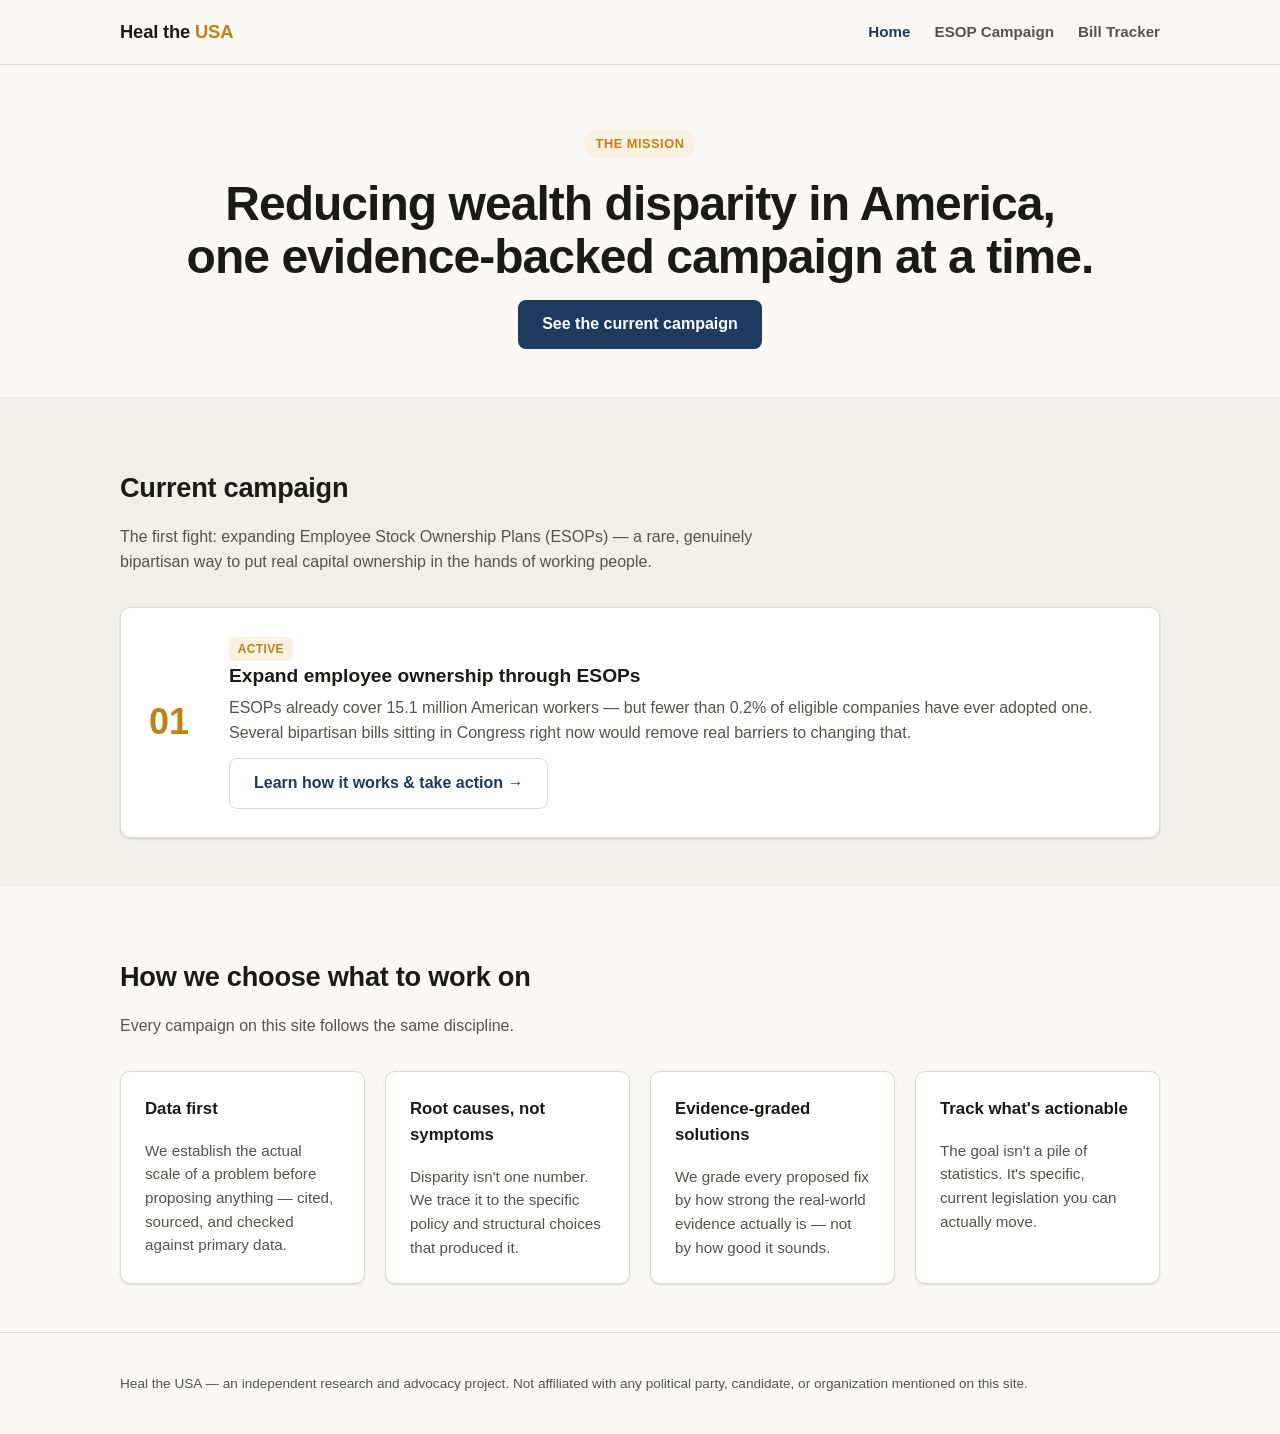
<file: index.html>
<!doctype html>
<html lang="en">
<head>
<meta charset="utf-8">
<meta name="viewport" content="width=device-width, initial-scale=1">
<title>Heal the USA</title>
<meta name="description" content="Reducing wealth disparity in America, one evidence-backed campaign at a time. First up: expanding employee ownership through ESOPs.">
<link rel="stylesheet" href="styles.css">
</head>
<body>

<header class="site">
  <div class="wrap">
    <a class="brand" href="/">Heal the <span>USA</span></a>
    <nav class="site">
      <a href="/" class="active">Home</a>
      <a href="/esop">ESOP Campaign</a>
      <a href="/bills">Bill Tracker</a>
    </nav>
  </div>
</header>

<section class="hero">
  <div class="wrap">
    <span class="pill">The Mission</span>
    <h1>Reducing wealth disparity in America,<br>one evidence-backed campaign at a time.</h1>
    <a class="btn" href="/esop">See the current campaign</a>
  </div>
</section>

<section class="alt">
  <div class="wrap">
    <h2>Current campaign</h2>
    <p class="section-lead">The first fight: expanding Employee Stock Ownership Plans (ESOPs) — a rare, genuinely bipartisan way to put real capital ownership in the hands of working people.</p>
    <div class="campaign-card">
      <div class="num">01</div>
      <div class="body">
        <span class="status-tag building">Active</span>
        <h3>Expand employee ownership through ESOPs</h3>
        <p>
          ESOPs already cover 15.1 million American workers — but fewer than 0.2% of
          eligible companies have ever adopted one. Several bipartisan bills sitting in
          Congress right now would remove real barriers to changing that.
        </p>
        <a class="btn secondary" href="/esop">Learn how it works &amp; take action &rarr;</a>
      </div>
    </div>
  </div>
</section>

<section>
  <div class="wrap">
    <h2>How we choose what to work on</h2>
    <p class="section-lead">Every campaign on this site follows the same discipline.</p>
    <div class="cards">
      <div class="card">
        <h3>Data first</h3>
        <p>We establish the actual scale of a problem before proposing anything — cited, sourced, and checked against primary data.</p>
      </div>
      <div class="card">
        <h3>Root causes, not symptoms</h3>
        <p>Disparity isn't one number. We trace it to the specific policy and structural choices that produced it.</p>
      </div>
      <div class="card">
        <h3>Evidence-graded solutions</h3>
        <p>We grade every proposed fix by how strong the real-world evidence actually is — not by how good it sounds.</p>
      </div>
      <div class="card">
        <h3>Track what's actionable</h3>
        <p>The goal isn't a pile of statistics. It's specific, current legislation you can actually move.</p>
      </div>
    </div>
  </div>
</section>

<footer class="site">
  <div class="wrap">
    Heal the USA — an independent research and advocacy project. Not affiliated with any political party, candidate, or organization mentioned on this site.
  </div>
</footer>

</body>
</html>
</file>
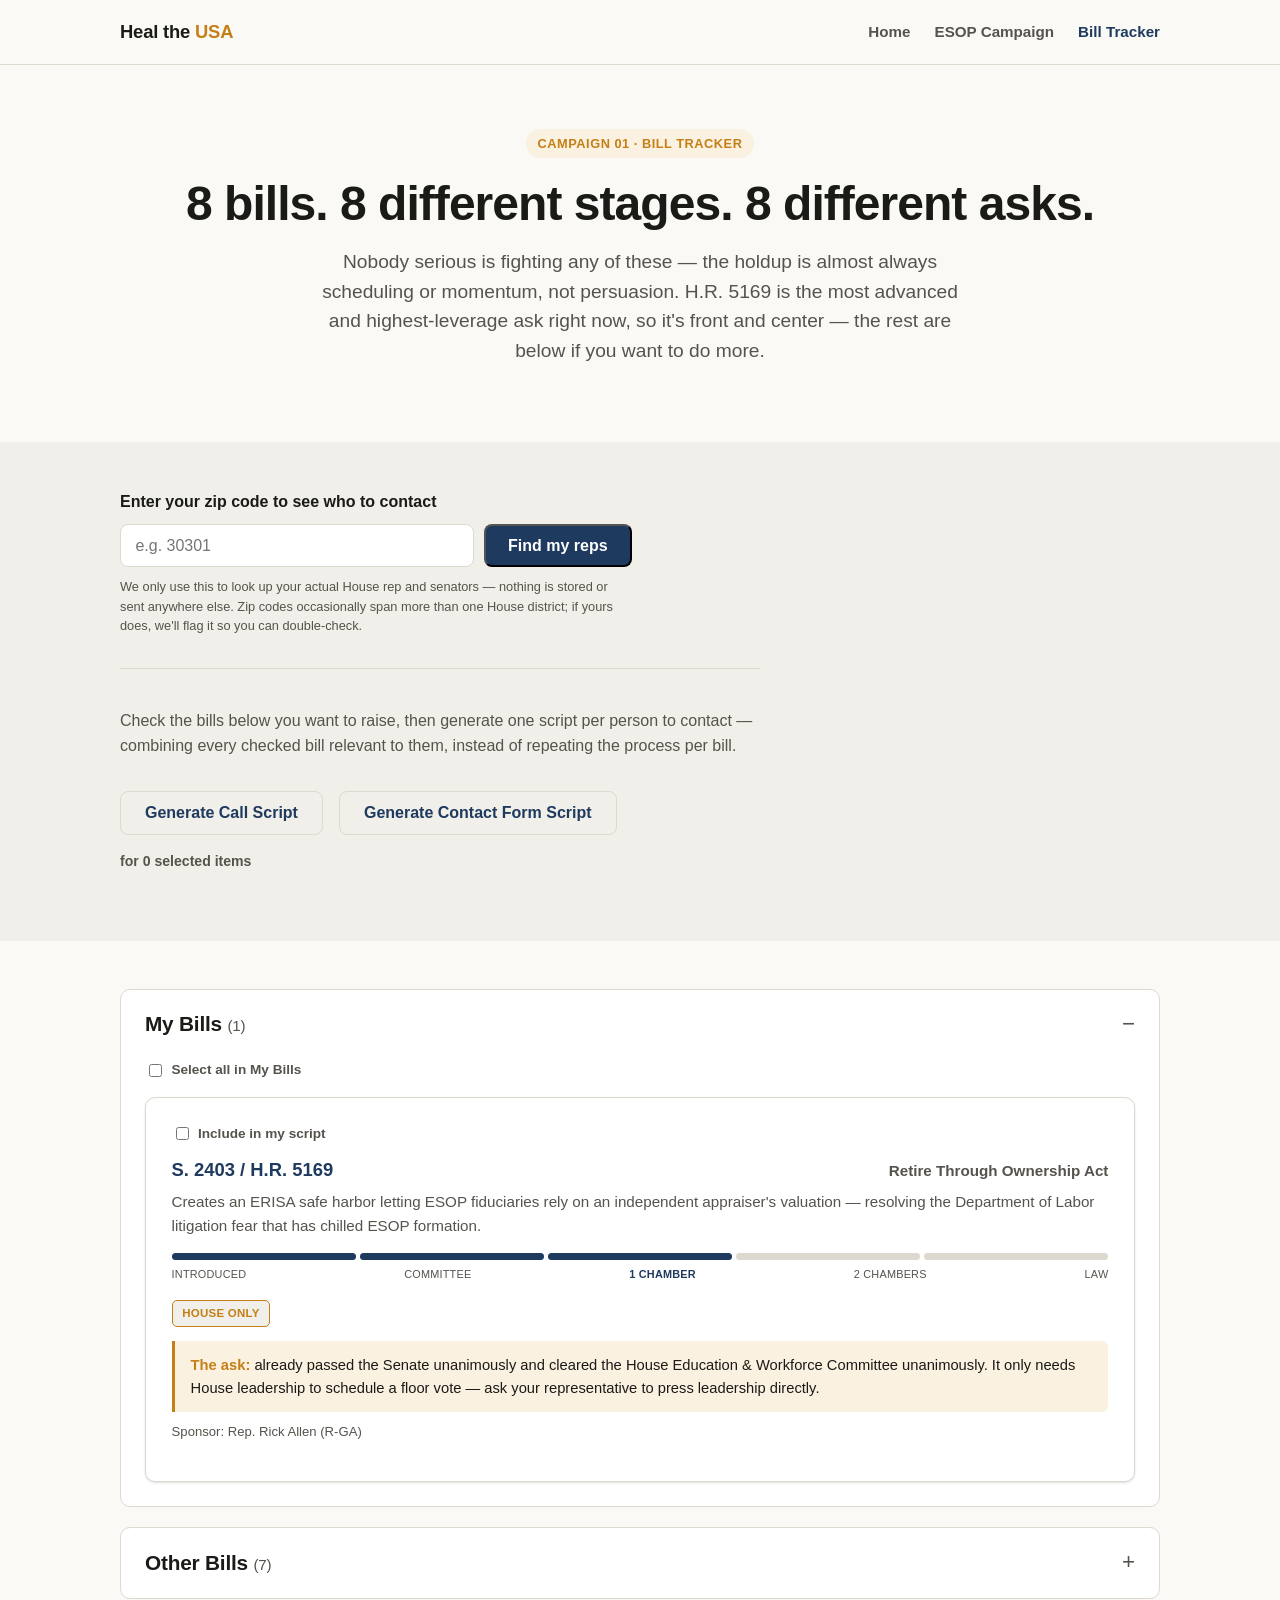
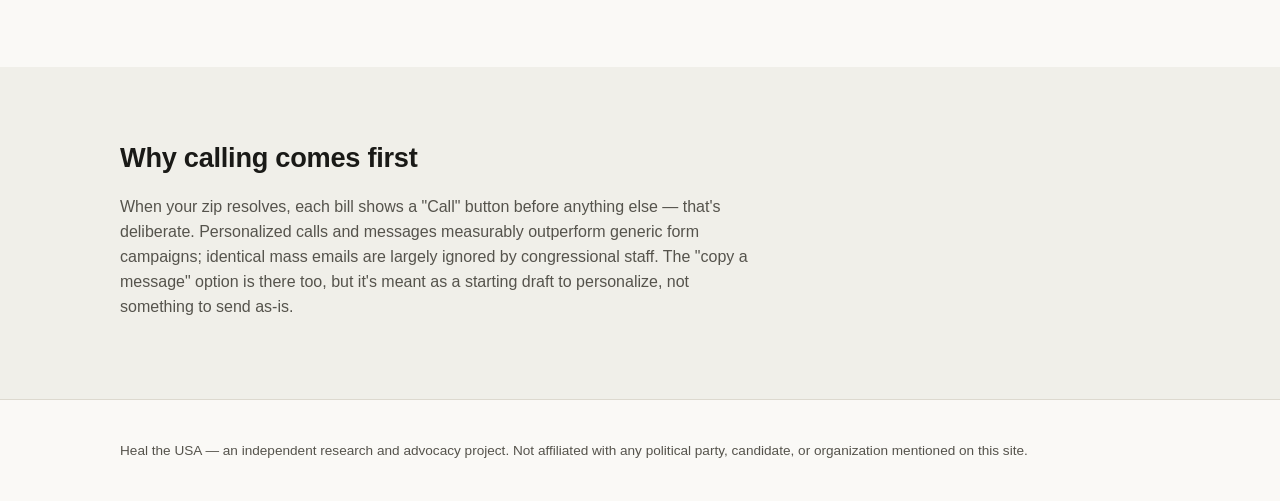
<file: bills.html>
<!doctype html>
<html lang="en">
<head>
<meta charset="utf-8">
<meta name="viewport" content="width=device-width, initial-scale=1">
<title>Bill Tracker — Heal the USA</title>
<meta name="description" content="Every live ESOP bill in Congress right now, its actual stage, and the specific, correct ask for each one.">
<link rel="stylesheet" href="styles.css">
</head>
<body>

<header class="site">
  <div class="wrap">
    <a class="brand" href="/">Heal the <span>USA</span></a>
    <nav class="site">
      <a href="/">Home</a>
      <a href="/esop">ESOP Campaign</a>
      <a href="/bills" class="active">Bill Tracker</a>
    </nav>
  </div>
</header>

<section class="hero">
  <div class="wrap">
    <span class="pill">Campaign 01 &middot; Bill Tracker</span>
    <h1>8 bills. 8 different stages. 8 different asks.</h1>
    <p class="lead">
      Nobody serious is fighting any of these — the holdup is almost always scheduling
      or momentum, not persuasion. H.R. 5169 is the most advanced and highest-leverage
      ask right now, so it's front and center — the rest are below if you want to do more.
    </p>
  </div>
</section>

<section class="alt">
  <div class="wrap">
    <div class="zip-block">
      <label for="zip-input">Enter your zip code to see who to contact</label>
      <div class="zip-row">
        <input type="text" id="zip-input" inputmode="numeric" maxlength="5" placeholder="e.g. 30301">
        <button class="btn" id="zip-submit" type="button">Find my reps</button>
      </div>
      <p class="zip-note" id="zip-note">We only use this to look up your actual House rep and senators — nothing is stored or sent anywhere else. Zip codes occasionally span more than one House district; if yours does, we'll flag it so you can double-check.</p>
    </div>

    <div class="script-builder">
      <p class="section-lead">Check the bills below you want to raise, then generate one script per person to contact — combining every checked bill relevant to them, instead of repeating the process per bill.</p>
      <div class="script-builder-actions">
        <button class="btn secondary generate-btn" id="generate-call" type="button">Generate Call Script</button>
        <button class="btn secondary generate-btn" id="generate-contact" type="button">Generate Contact Form Script</button>
        <span id="selected-count" class="selected-count">for 0 selected items</span>
      </div>
      <div id="script-output"></div>
    </div>
  </div>
</section>

<section>
  <div class="wrap">

    <details class="collapsible" id="my-bills" open>
      <summary><h2>My Bills <span class="count-badge" id="my-bills-count">(1)</span></h2></summary>
      <div id="my-bills-content" class="my-bills-content">
        <div id="zip-status"></div>
        <div id="leverage-slot"></div>
        <label class="select-all"><input type="checkbox" class="select-all-cb" data-section="my-bills"> Select all in My Bills</label>

        <!-- S.2403 / H.R.5169 -->
        <div class="bill-card" id="bill-hr5169" data-contact="house">
          <label class="bill-select"><input type="checkbox" data-bill="bill-hr5169"> Include in my script</label>
          <div class="bill-head">
            <span class="bill-number">S. 2403 / H.R. 5169</span>
            <span class="bill-title">Retire Through Ownership Act</span>
          </div>
          <p class="bill-subject">Creates an ERISA safe harbor letting ESOP fiduciaries rely on an independent appraiser's valuation — resolving the Department of Labor litigation fear that has chilled ESOP formation.</p>
          <div class="stage-tracker">
            <div class="seg filled"></div><div class="seg filled"></div><div class="seg filled"></div><div class="seg"></div><div class="seg"></div>
          </div>
          <div class="stage-labels">
            <span>Introduced</span><span>Committee</span><span class="current">1 Chamber</span><span>2 Chambers</span><span>Law</span>
          </div>
          <div class="contact-tags"><span class="contact-tag house">House only</span></div>
          <div class="ask-box"><strong>The ask:</strong> already passed the Senate unanimously and cleared the House Education &amp; Workforce Committee unanimously. It only needs House leadership to schedule a floor vote — ask your representative to press leadership directly.</div>
          <p class="bill-meta">Sponsor: Rep. Rick Allen (R-GA)</p>
        </div>

      </div>
    </details>

    <details class="collapsible" id="other-bills">
      <summary><h2>Other Bills <span class="count-badge" id="other-bills-count">(7)</span></h2></summary>
      <div class="all-bills-content">
        <div class="note-box">
          <strong>This is a manually-updated snapshot, current as of the last edit.</strong>
          Bill numbers and stages can shift — two of the original bills in this space
          (S. 2474 and S. 2458) were already absorbed into S. 1728 mid-stream. A live version
          pulling directly from Congress.gov is planned for a future update.
        </div>
        <label class="select-all"><input type="checkbox" class="select-all-cb" data-section="other-bills"> Select all in Other Bills</label>

        <!-- S.1728 -->
        <div class="bill-card" id="bill-s1728" data-contact="house">
          <label class="bill-select"><input type="checkbox" data-bill="bill-s1728"> Include in my script</label>
          <div class="bill-head">
            <span class="bill-number">S. 1728</span>
            <span class="bill-title">Employee Ownership Representation Act</span>
          </div>
          <p class="bill-subject">Adds two ESOP-company representatives to the federal ERISA Advisory Council.</p>
          <div class="stage-tracker">
            <div class="seg filled"></div><div class="seg filled"></div><div class="seg filled"></div><div class="seg"></div><div class="seg"></div>
          </div>
          <div class="stage-labels">
            <span>Introduced</span><span>Committee</span><span class="current">1 Chamber</span><span>2 Chambers</span><span>Law</span>
          </div>
          <div class="contact-tags"><span class="contact-tag house">House only</span></div>
          <div class="ask-box"><strong>The ask:</strong> passed the Senate unanimously, but <em>no House companion bill exists yet at all</em> — a different problem than "schedule a vote." Ask your representative to introduce one, ideally someone on the Education &amp; Workforce Committee.</div>
          <p class="bill-meta">Sponsors: Sen. Bill Cassidy (R-LA), Sen. Maggie Hassan (D-NH)</p>
        </div>

        <!-- S.1727 / H.R.9792 -->
        <div class="bill-card" id="bill-s1727" data-contact="both">
          <label class="bill-select"><input type="checkbox" data-bill="bill-s1727"> Include in my script</label>
          <div class="bill-head">
            <span class="bill-number">S. 1727 / H.R. 9792</span>
            <span class="bill-title">Employee Ownership Fairness Act</span>
          </div>
          <p class="bill-subject">Excludes ESOP stock contributions from the annual caps that otherwise apply to defined-contribution retirement plans, so participants can also fully use a 401(k) alongside their ESOP.</p>
          <div class="stage-tracker">
            <div class="seg filled"></div><div class="seg filled"></div><div class="seg"></div><div class="seg"></div><div class="seg"></div>
          </div>
          <div class="stage-labels">
            <span>Introduced</span><span class="current">Committee</span><span>1 Chamber</span><span>2 Chambers</span><span>Law</span>
          </div>
          <div class="contact-tags"><span class="contact-tag senate">Senate</span><span class="contact-tag house">House</span></div>
          <div class="ask-box"><strong>The ask:</strong> stalled in the Senate HELP Committee — never got a floor vote. The House version (H.R. 9792) was just introduced and needs cosponsors. <strong>This is the one bill where contacting your senator is actually useful right now</strong> — ask them to push it out of committee. Separately, ask your representative to cosponsor H.R. 9792.</div>
          <p class="bill-meta">H.R. 9792 sponsor: Rep. Scott Perry (R-PA)</p>
        </div>

        <!-- H.R.3105 / S.2461 -->
        <div class="bill-card" id="bill-hr3105" data-contact="both">
          <label class="bill-select"><input type="checkbox" data-bill="bill-hr3105"> Include in my script</label>
          <div class="bill-head">
            <span class="bill-number">H.R. 3105 / S. 2461</span>
            <span class="bill-title">Promotion and Expansion of Private Employee Ownership Act</span>
          </div>
          <p class="bill-subject">Expands S-corporation ESOP eligibility, streamlines related tax and SBA provisions, creates a Treasury assistance office for S-corp ESOPs.</p>
          <div class="stage-tracker">
            <div class="seg filled"></div><div class="seg"></div><div class="seg"></div><div class="seg"></div><div class="seg"></div>
          </div>
          <div class="stage-labels">
            <span class="current">Introduced</span><span>Committee</span><span>1 Chamber</span><span>2 Chambers</span><span>Law</span>
          </div>
          <div class="contact-tags"><span class="contact-tag senate">Senate</span><span class="contact-tag house">House</span></div>
          <div class="ask-box"><strong>The ask:</strong> earliest-stage of the bipartisan bills — pending in the House Ways and Means Committee and the Senate Finance Committee. Ask both your representative and senator to cosponsor and push for committee movement.</div>
          <p class="bill-meta">House sponsors: Rep. Mike Kelly (R-PA), Rep. Jimmy Panetta (D-CA) &middot; Senate sponsors: Sen. Steve Daines (R-MT), Sen. Maggie Hassan (D-NH)</p>
        </div>

        <!-- American Ownership and Resilience Act -->
        <div class="bill-card" id="bill-aora" data-contact="both">
          <label class="bill-select"><input type="checkbox" data-bill="bill-aora"> Include in my script</label>
          <div class="bill-head">
            <span class="bill-number">H.R. 3248 / S. 1645</span>
            <span class="bill-title">American Ownership and Resilience Act</span>
          </div>
          <p class="bill-subject">Creates a Commerce Department investment facility offering federally-backed financing for converting private businesses to employee ownership — directly targets the $100K&ndash;$300K formation-cost barrier.</p>
          <div class="stage-tracker">
            <div class="seg filled"></div><div class="seg"></div><div class="seg"></div><div class="seg"></div><div class="seg"></div>
          </div>
          <div class="stage-labels">
            <span class="current">Introduced</span><span>Committee</span><span>1 Chamber</span><span>2 Chambers</span><span>Law</span>
          </div>
          <div class="contact-tags"><span class="contact-tag senate">Senate</span><span class="contact-tag house">House</span></div>
          <div class="ask-box"><strong>The ask:</strong> early-stage, pending in both chambers. Ask your representative and senator to cosponsor.</div>
          <p class="bill-meta">Sponsors: Sen. Chris Van Hollen (D-MD), Sen. Jerry Moran (R-KS), Rep. Blake Moore (R-UT), Rep. Lori Trahan (D-MA)</p>
        </div>

        <!-- SHARE Plan Act -->
        <div class="bill-card" id="bill-s1101" data-contact="senate">
          <label class="bill-select"><input type="checkbox" data-bill="bill-s1101"> Include in my script</label>
          <div class="bill-head">
            <span class="bill-number">S. 1101</span>
            <span class="bill-title">SHARE Plan Act</span>
          </div>
          <p class="bill-subject">A 3-percentage-point corporate tax cut for companies that distribute annual stock grants worth 1% of pay to their lowest-paid 80% of employees. Broader than ESOP specifically, same underlying goal.</p>
          <div class="stage-tracker">
            <div class="seg filled"></div><div class="seg"></div><div class="seg"></div><div class="seg"></div><div class="seg"></div>
          </div>
          <div class="stage-labels">
            <span class="current">Introduced</span><span>Committee</span><span>1 Chamber</span><span>2 Chambers</span><span>Law</span>
          </div>
          <div class="contact-tags"><span class="contact-tag senate">Senate</span></div>
          <div class="ask-box"><strong>The ask:</strong> Senate-only for now — no confirmed House companion found yet. Ask your senator to cosponsor and to encourage a House companion to be introduced.</div>
        </div>

        <!-- H.R.5778 -->
        <div class="bill-card" id="bill-hr5778" data-contact="house">
          <label class="bill-select"><input type="checkbox" data-bill="bill-hr5778"> Include in my script</label>
          <div class="bill-head">
            <span class="bill-number">H.R. 5778</span>
            <span class="bill-title">Improving SBA Engagement on Employee Ownership Act</span>
          </div>
          <p class="bill-subject">Directs the SBA to actually implement the Main Street Employee Ownership Act's requirements and expand ESOP/worker-cooperative outreach.</p>
          <div class="stage-tracker">
            <div class="seg filled"></div><div class="seg filled"></div><div class="seg"></div><div class="seg"></div><div class="seg"></div>
          </div>
          <div class="stage-labels">
            <span>Introduced</span><span class="current">Committee</span><span>1 Chamber</span><span>2 Chambers</span><span>Law</span>
          </div>
          <div class="contact-tags"><span class="contact-tag house">House only</span></div>
          <div class="ask-box"><strong>The ask:</strong> passed the House Small Business Committee by unanimous vote (Nov. 18, 2025). No Senate companion confirmed. Ask your representative to press for a floor vote.</div>
          <p class="bill-meta">Sponsor: Rep. LaMonica McIver (D-NJ)</p>
        </div>

        <!-- H.R.2993 -->
        <div class="bill-card" id="bill-hr2993" data-contact="house">
          <label class="bill-select"><input type="checkbox" data-bill="bill-hr2993"> Include in my script</label>
          <div class="bill-head">
            <span class="bill-number">H.R. 2993</span>
            <span class="bill-title">ESOP Funding for SBA Position Act</span>
          </div>
          <p class="bill-subject">Funds a dedicated SBA staff position specifically for ESOP support.</p>
          <div class="stage-tracker">
            <div class="seg filled"></div><div class="seg"></div><div class="seg"></div><div class="seg"></div><div class="seg"></div>
          </div>
          <div class="stage-labels">
            <span class="current">Introduced</span><span>Committee</span><span>1 Chamber</span><span>2 Chambers</span><span>Law</span>
          </div>
          <div class="contact-tags"><span class="contact-tag house">House only</span></div>
          <div class="ask-box"><strong>The ask:</strong> early stage. Ask your representative to cosponsor.</div>
        </div>

      </div>
    </details>

  </div>
</section>

<section class="alt">
  <div class="wrap">
    <h2>Why calling comes first</h2>
    <p class="section-lead">
      When your zip resolves, each bill shows a "Call" button before anything else —
      that's deliberate. Personalized calls and messages measurably outperform generic
      form campaigns; identical mass emails are largely ignored by congressional staff.
      The "copy a message" option is there too, but it's meant as a starting draft to
      personalize, not something to send as-is.
    </p>
  </div>
</section>

<footer class="site">
  <div class="wrap">
    Heal the USA — an independent research and advocacy project. Not affiliated with any political party, candidate, or organization mentioned on this site.
  </div>
</footer>

<script src="zip-lookup.js"></script>
</body>
</html>
</file>
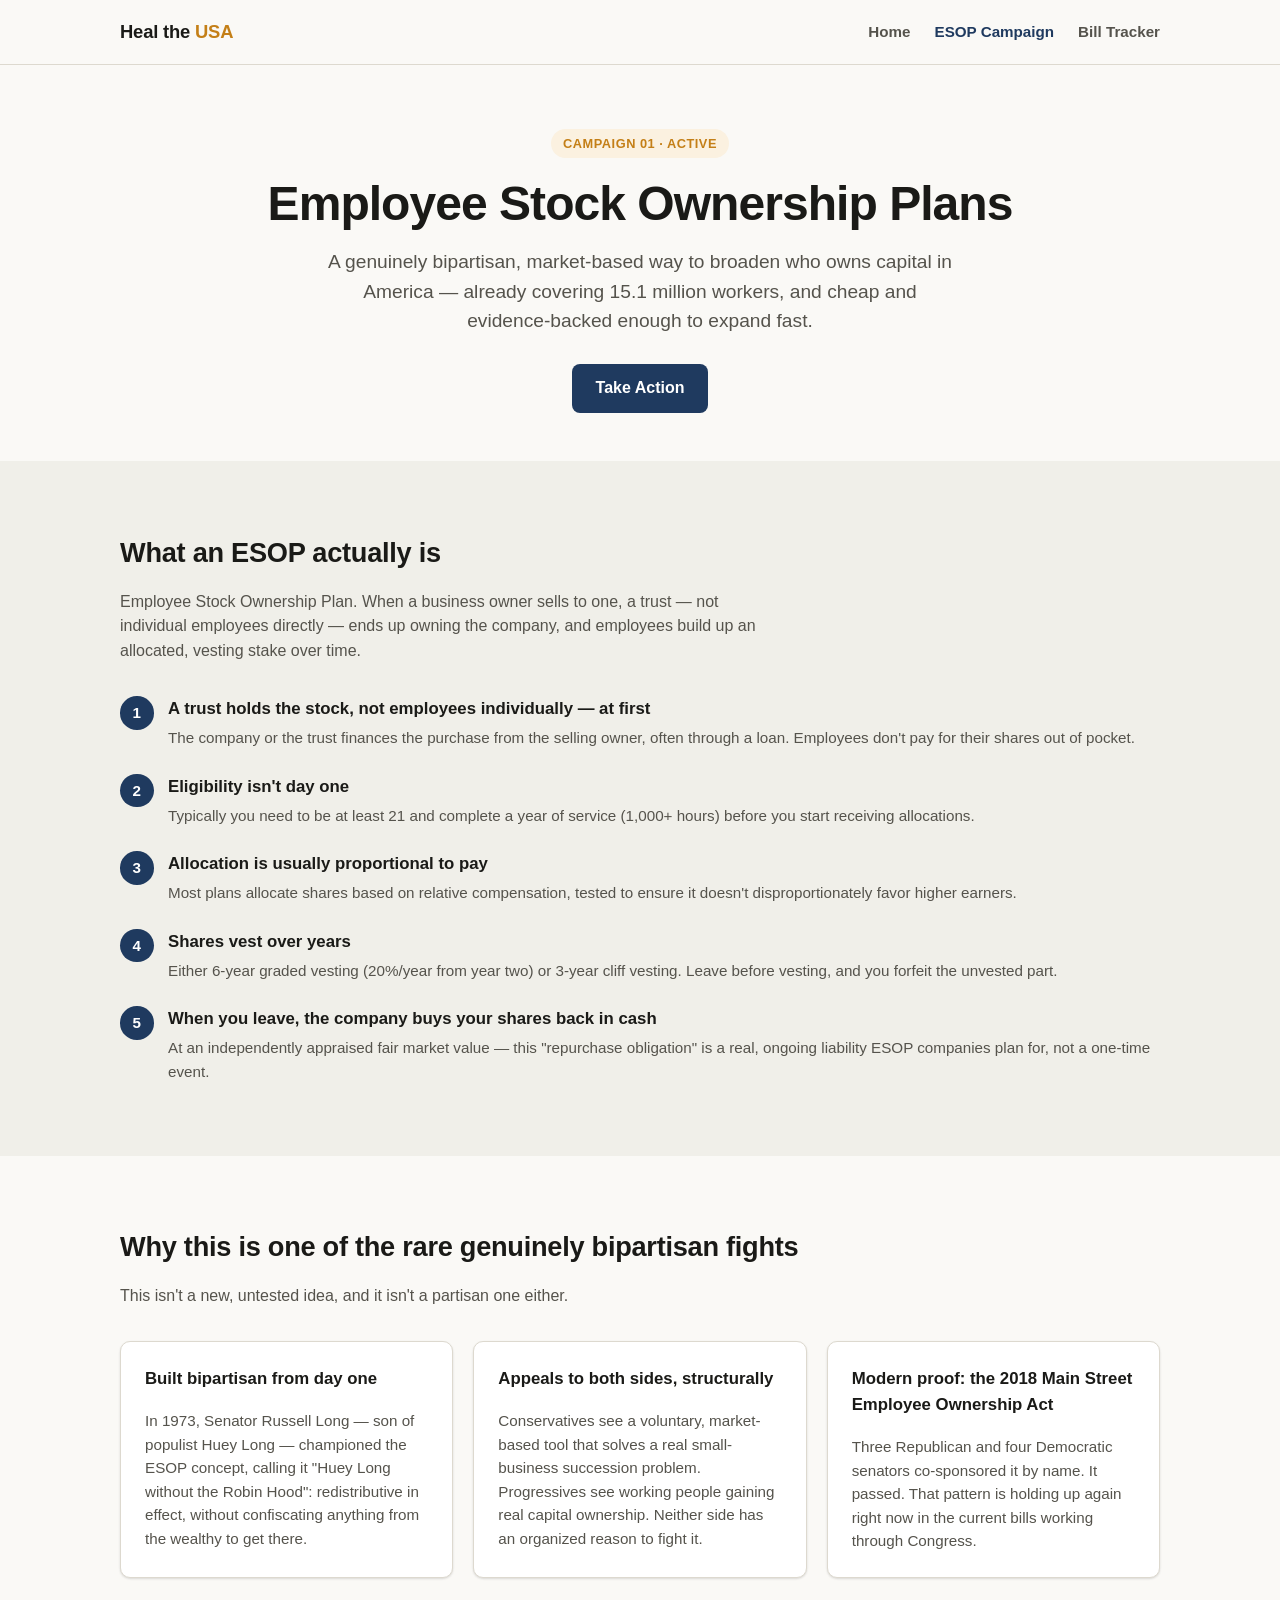
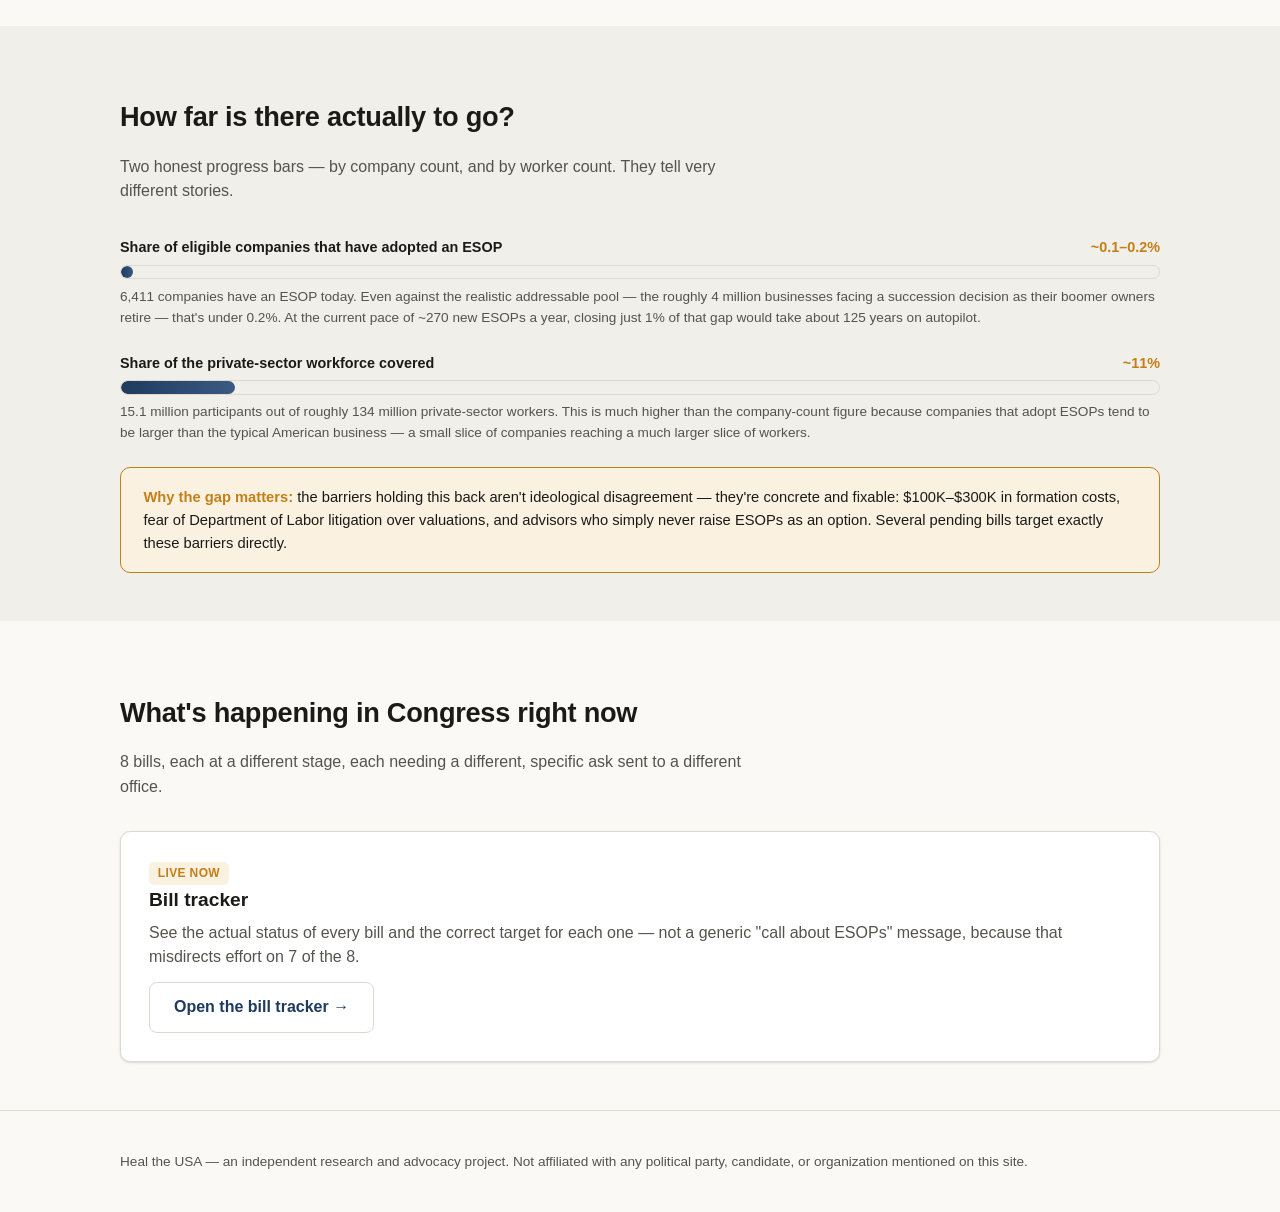
<file: esop.html>
<!doctype html>
<html lang="en">
<head>
<meta charset="utf-8">
<meta name="viewport" content="width=device-width, initial-scale=1">
<title>ESOP Campaign — Heal the USA</title>
<meta name="description" content="What an ESOP is, how it actually works, why it's genuinely bipartisan, and how far there is left to go.">
<link rel="stylesheet" href="styles.css">
</head>
<body>

<header class="site">
  <div class="wrap">
    <a class="brand" href="/">Heal the <span>USA</span></a>
    <nav class="site">
      <a href="/">Home</a>
      <a href="/esop" class="active">ESOP Campaign</a>
      <a href="/bills">Bill Tracker</a>
    </nav>
  </div>
</header>

<section class="hero">
  <div class="wrap">
    <span class="pill">Campaign 01 &middot; Active</span>
    <h1>Employee Stock Ownership Plans</h1>
    <p class="lead">
      A genuinely bipartisan, market-based way to broaden who owns capital in America —
      already covering 15.1 million workers, and cheap and evidence-backed enough to
      expand fast.
    </p>
    <a class="btn" href="/bills">Take Action</a>
  </div>
</section>

<section class="alt">
  <div class="wrap">
    <h2>What an ESOP actually is</h2>
    <p class="section-lead">Employee Stock Ownership Plan. When a business owner sells to one, a trust — not individual employees directly — ends up owning the company, and employees build up an allocated, vesting stake over time.</p>
    <ol class="steps">
      <li>
        <h3>A trust holds the stock, not employees individually — at first</h3>
        <p>The company or the trust finances the purchase from the selling owner, often through a loan. Employees don't pay for their shares out of pocket.</p>
      </li>
      <li>
        <h3>Eligibility isn't day one</h3>
        <p>Typically you need to be at least 21 and complete a year of service (1,000+ hours) before you start receiving allocations.</p>
      </li>
      <li>
        <h3>Allocation is usually proportional to pay</h3>
        <p>Most plans allocate shares based on relative compensation, tested to ensure it doesn't disproportionately favor higher earners.</p>
      </li>
      <li>
        <h3>Shares vest over years</h3>
        <p>Either 6-year graded vesting (20%/year from year two) or 3-year cliff vesting. Leave before vesting, and you forfeit the unvested part.</p>
      </li>
      <li>
        <h3>When you leave, the company buys your shares back in cash</h3>
        <p>At an independently appraised fair market value — this "repurchase obligation" is a real, ongoing liability ESOP companies plan for, not a one-time event.</p>
      </li>
    </ol>
  </div>
</section>

<section>
  <div class="wrap">
    <h2>Why this is one of the rare genuinely bipartisan fights</h2>
    <p class="section-lead">This isn't a new, untested idea, and it isn't a partisan one either.</p>
    <div class="cards">
      <div class="card">
        <h3>Built bipartisan from day one</h3>
        <p>In 1973, Senator Russell Long — son of populist Huey Long — championed the ESOP concept, calling it "Huey Long without the Robin Hood": redistributive in effect, without confiscating anything from the wealthy to get there.</p>
      </div>
      <div class="card">
        <h3>Appeals to both sides, structurally</h3>
        <p>Conservatives see a voluntary, market-based tool that solves a real small-business succession problem. Progressives see working people gaining real capital ownership. Neither side has an organized reason to fight it.</p>
      </div>
      <div class="card">
        <h3>Modern proof: the 2018 Main Street Employee Ownership Act</h3>
        <p>Three Republican and four Democratic senators co-sponsored it by name. It passed. That pattern is holding up again right now in the current bills working through Congress.</p>
      </div>
    </div>
  </div>
</section>

<section class="alt">
  <div class="wrap">
    <h2>How far is there actually to go?</h2>
    <p class="section-lead">Two honest progress bars — by company count, and by worker count. They tell very different stories.</p>

    <div class="progress-block">
      <div class="label"><span>Share of eligible companies that have adopted an ESOP</span><span class="figure">~0.1–0.2%</span></div>
      <div class="progress-track"><div class="progress-fill" style="width:1.2%"></div></div>
      <p class="progress-note">6,411 companies have an ESOP today. Even against the realistic addressable pool — the roughly 4 million businesses facing a succession decision as their boomer owners retire — that's under 0.2%. At the current pace of ~270 new ESOPs a year, closing just 1% of that gap would take about 125 years on autopilot.</p>
    </div>

    <div class="progress-block">
      <div class="label"><span>Share of the private-sector workforce covered</span><span class="figure">~11%</span></div>
      <div class="progress-track"><div class="progress-fill" style="width:11%"></div></div>
      <p class="progress-note">15.1 million participants out of roughly 134 million private-sector workers. This is much higher than the company-count figure because companies that adopt ESOPs tend to be larger than the typical American business — a small slice of companies reaching a much larger slice of workers.</p>
    </div>

    <div class="note-box">
      <strong>Why the gap matters:</strong> the barriers holding this back aren't ideological disagreement — they're concrete and fixable: $100K–$300K in formation costs, fear of Department of Labor litigation over valuations, and advisors who simply never raise ESOPs as an option. Several pending bills target exactly these barriers directly.
    </div>
  </div>
</section>

<section>
  <div class="wrap">
    <h2>What's happening in Congress right now</h2>
    <p class="section-lead">8 bills, each at a different stage, each needing a different, specific ask sent to a different office.</p>
    <div class="campaign-card">
      <div class="body">
        <span class="status-tag building">Live now</span>
        <h3>Bill tracker</h3>
        <p>
          See the actual status of every bill and the correct target for each one — not a
          generic "call about ESOPs" message, because that misdirects effort on 7 of the 8.
        </p>
        <a class="btn secondary" href="/bills">Open the bill tracker &rarr;</a>
      </div>
    </div>
  </div>
</section>

<footer class="site">
  <div class="wrap">
    Heal the USA — an independent research and advocacy project. Not affiliated with any political party, candidate, or organization mentioned on this site.
  </div>
</footer>

</body>
</html>
</file>
<file: styles.css>
:root {
  color-scheme: light dark;
  --bg: #faf9f6;
  --bg-alt: #f0efe9;
  --text: #1a1a17;
  --text-dim: #55534c;
  --border: #ddd9cf;
  --navy: #1f3a5f;
  --navy-dim: #3a5a82;
  --amber: #c47f17;
  --amber-bg: #fbf1e0;
  --card: #ffffff;
  --shadow: 0 1px 3px rgba(0,0,0,0.06), 0 1px 2px rgba(0,0,0,0.08);
  --radius: 10px;
  --maxw: 68rem;
}

@media (prefers-color-scheme: dark) {
  :root {
    --bg: #121210;
    --bg-alt: #1a1a17;
    --text: #f0efe9;
    --text-dim: #b3b0a4;
    --border: #34332c;
    --navy: #6f9bd1;
    --navy-dim: #8fb3e0;
    --amber: #e5a94a;
    --amber-bg: #2a2116;
    --card: #1a1a17;
    --shadow: 0 1px 3px rgba(0,0,0,0.4);
  }
}

* { box-sizing: border-box; }

body {
  margin: 0;
  background: var(--bg);
  color: var(--text);
  font-family: -apple-system, BlinkMacSystemFont, "Segoe UI", Helvetica, Arial, sans-serif;
  line-height: 1.55;
}

a { color: var(--navy); text-decoration-color: var(--border); text-underline-offset: 2px; }
a:hover { color: var(--navy-dim); }

.wrap { max-width: var(--maxw); margin: 0 auto; padding: 0 1.5rem; }

header.site {
  border-bottom: 1px solid var(--border);
  padding: 1.1rem 0;
}
header.site .wrap { display: flex; align-items: center; justify-content: space-between; gap: 1rem; flex-wrap: wrap; }
.brand { font-weight: 700; font-size: 1.15rem; text-decoration: none; color: var(--text); letter-spacing: -0.01em; transition: opacity 0.15s ease; }
.brand:hover { opacity: 0.65; }
.brand span { color: var(--amber); }
nav.site a {
  margin-left: 1.5rem;
  font-size: 0.95rem;
  font-weight: 600;
  text-decoration: none;
  color: var(--text-dim);
}
nav.site a:hover, nav.site a.active { color: var(--navy); }
nav.site { display: flex; flex-wrap: wrap; }

.hero {
  padding: 4rem 0 3rem;
  text-align: center;
}
.hero h1 {
  font-size: clamp(2rem, 5vw, 3rem);
  line-height: 1.1;
  margin: 0 0 1rem;
  letter-spacing: -0.02em;
}
.hero p.lead {
  font-size: 1.2rem;
  color: var(--text-dim);
  max-width: 40rem;
  margin: 0 auto 1.75rem;
}
.pill {
  display: inline-block;
  background: var(--amber-bg);
  color: var(--amber);
  font-weight: 700;
  font-size: 0.8rem;
  letter-spacing: 0.04em;
  text-transform: uppercase;
  padding: 0.3rem 0.75rem;
  border-radius: 999px;
  margin-bottom: 1.25rem;
}

.btn {
  display: inline-block;
  background: var(--navy);
  color: #fff;
  font-weight: 700;
  padding: 0.75rem 1.5rem;
  border-radius: 8px;
  text-decoration: none;
  font-size: 1rem;
}
.btn:hover { background: var(--navy-dim); color: #fff; }
.btn.secondary {
  background: transparent;
  color: var(--navy);
  border: 1.5px solid var(--border);
}
.btn.secondary:hover { border-color: var(--navy); }
.generate-btn.active {
  background: var(--navy);
  color: #fff;
  border-color: var(--navy);
}

section { padding: 3rem 0; }
section.alt { background: var(--bg-alt); }
section h2 {
  font-size: 1.7rem;
  letter-spacing: -0.01em;
  margin-bottom: 0.5rem;
}
section p.section-lead {
  color: var(--text-dim);
  max-width: 40rem;
  margin-bottom: 2rem;
}

.cards {
  display: grid;
  grid-template-columns: repeat(auto-fit, minmax(15rem, 1fr));
  gap: 1.25rem;
}
.card {
  background: var(--card);
  border: 1px solid var(--border);
  border-radius: var(--radius);
  padding: 1.5rem;
  box-shadow: var(--shadow);
}
.card h3 { margin-top: 0; font-size: 1.05rem; }
.card p { color: var(--text-dim); font-size: 0.95rem; margin-bottom: 0; }

.campaign-card {
  display: flex;
  gap: 1.5rem;
  align-items: center;
  background: var(--card);
  border: 1px solid var(--border);
  border-radius: var(--radius);
  padding: 1.75rem;
  box-shadow: var(--shadow);
  flex-wrap: wrap;
}
.campaign-card .num {
  font-size: 2.25rem;
  font-weight: 800;
  color: var(--amber);
  min-width: 3.5rem;
}
.campaign-card .body { flex: 1; min-width: 14rem; }
.campaign-card h3 { margin: 0 0 0.35rem; font-size: 1.2rem; }
.campaign-card p { color: var(--text-dim); margin: 0 0 0.75rem; }

.progress-block { margin: 1.5rem 0; }
.progress-block .label {
  display: flex;
  justify-content: space-between;
  font-size: 0.9rem;
  font-weight: 600;
  margin-bottom: 0.4rem;
}
.progress-block .label .figure { color: var(--amber); font-weight: 800; }
.progress-track {
  background: var(--bg-alt);
  border: 1px solid var(--border);
  border-radius: 999px;
  height: 0.9rem;
  overflow: hidden;
}
.progress-fill {
  background: linear-gradient(90deg, var(--navy), var(--navy-dim));
  height: 100%;
  border-radius: 999px;
  min-width: 4px;
}
.progress-note { font-size: 0.85rem; color: var(--text-dim); margin-top: 0.4rem; }

.steps { counter-reset: step; list-style: none; padding: 0; margin: 0; }
.steps li {
  counter-increment: step;
  position: relative;
  padding-left: 3rem;
  margin-bottom: 1.5rem;
}
.steps li::before {
  content: counter(step);
  position: absolute;
  left: 0; top: 0;
  width: 2.1rem; height: 2.1rem;
  background: var(--navy);
  color: #fff;
  border-radius: 50%;
  display: flex; align-items: center; justify-content: center;
  font-weight: 700;
  font-size: 0.95rem;
}
.steps h3 { margin: 0 0 0.25rem; font-size: 1.05rem; }
.steps p { margin: 0; color: var(--text-dim); font-size: 0.95rem; }

.note-box {
  background: var(--amber-bg);
  border: 1px solid var(--amber);
  border-radius: var(--radius);
  padding: 1.1rem 1.4rem;
  font-size: 0.92rem;
  color: var(--text);
}
.note-box strong { color: var(--amber); }

/* Bill tracker */
.bill-card {
  background: var(--card);
  border: 1px solid var(--border);
  border-radius: var(--radius);
  padding: 1.6rem;
  box-shadow: var(--shadow);
  margin-bottom: 1.5rem;
}
.bill-card.has-leverage {
  border: 4px solid var(--amber);
  padding: calc(1.6rem - 3px); /* keep inner content position stable vs. the thicker border */
}
.card-leverage-note {
  margin-top: 1rem;
  padding-top: 0.85rem;
  border-top: 1px dashed var(--amber);
}
.card-leverage-note p {
  margin: 0 0 0.4rem;
  font-size: 0.88rem;
  color: var(--amber);
  font-weight: 600;
}
.card-leverage-note p:last-child { margin-bottom: 0; }
.bill-card .bill-head { display: flex; justify-content: space-between; align-items: baseline; flex-wrap: wrap; gap: 0.5rem; }
.bill-card .bill-number { font-weight: 800; font-size: 1.15rem; color: var(--navy); }
.bill-card .bill-title { font-weight: 600; font-size: 0.95rem; color: var(--text-dim); }
.bill-card .bill-subject { color: var(--text-dim); margin: 0.35rem 0 1rem; font-size: 0.95rem; }

.stage-tracker { display: flex; gap: 4px; margin: 0.75rem 0 0.35rem; }
.stage-tracker .seg { flex: 1; height: 7px; background: var(--border); border-radius: 4px; }
.stage-tracker .seg.filled { background: var(--navy); }
.stage-labels {
  display: flex; justify-content: space-between;
  font-size: 0.68rem; color: var(--text-dim); text-transform: uppercase; letter-spacing: 0.02em;
  margin-bottom: 1.1rem;
}
.stage-labels span.current { color: var(--navy); font-weight: 700; }

.contact-tags { display: flex; gap: 0.4rem; flex-wrap: wrap; margin-bottom: 0.85rem; }
.contact-tag {
  font-size: 0.72rem; font-weight: 700; text-transform: uppercase; letter-spacing: 0.02em;
  padding: 0.22rem 0.6rem; border-radius: 5px;
  background: var(--bg-alt); border: 1px solid var(--border); color: var(--text-dim);
}
.contact-tag.senate { color: var(--navy); border-color: var(--navy); }
.contact-tag.house { color: var(--amber); border-color: var(--amber); }

.ask-box {
  background: var(--amber-bg);
  border-left: 3px solid var(--amber);
  border-radius: 0 6px 6px 0;
  padding: 0.8rem 1rem;
  font-size: 0.92rem;
}
.ask-box strong { color: var(--amber); }

.bill-meta { font-size: 0.82rem; color: var(--text-dim); margin-top: 0.6rem; }

/* Zip lookup */
.zip-block { max-width: 32rem; }
.zip-block label { display: block; font-weight: 700; margin-bottom: 0.6rem; }
.zip-row { display: flex; gap: 0.6rem; }
.zip-row input {
  flex: 1;
  font-size: 1rem;
  padding: 0.65rem 0.9rem;
  border: 1.5px solid var(--border);
  border-radius: 8px;
  background: var(--card);
  color: var(--text);
}
.zip-row input:focus { outline: 2px solid var(--navy); outline-offset: 1px; }
.zip-row .btn { padding: 0.65rem 1.4rem; white-space: nowrap; }
.zip-note { font-size: 0.8rem; color: var(--text-dim); margin-top: 0.6rem; }
.zip-error { color: #b3261e; font-weight: 600; }

.script-builder { max-width: 40rem; margin-top: 2rem; padding-top: 1.5rem; border-top: 1px solid var(--border); }
.script-builder-actions { display: flex; align-items: center; gap: 1rem; flex-wrap: wrap; margin-top: 0.75rem; }
.selected-count { font-size: 0.88rem; color: var(--text-dim); font-weight: 600; }
#script-output { margin-top: 1.25rem; }
#script-output .person-card { max-width: 26rem; }
#script-output .person-cards { grid-template-columns: repeat(auto-fit, minmax(18rem, 1fr)); }

.select-all {
  display: inline-flex;
  align-items: center;
  gap: 0.4rem;
  font-size: 0.85rem;
  font-weight: 700;
  color: var(--text-dim);
  margin-bottom: 1rem;
  cursor: pointer;
}
.bill-select {
  display: inline-flex;
  align-items: center;
  gap: 0.4rem;
  font-size: 0.85rem;
  font-weight: 600;
  color: var(--text-dim);
  margin-bottom: 0.75rem;
  cursor: pointer;
}

/* Collapsible sections */
details.collapsible {
  border: 1px solid var(--border);
  border-radius: var(--radius);
  margin-bottom: 1.25rem;
  overflow: hidden;
  background: var(--card);
}
details.collapsible summary {
  cursor: pointer;
  padding: 1.1rem 1.5rem;
  list-style: none;
  display: flex;
  align-items: center;
  justify-content: space-between;
}
details.collapsible summary::-webkit-details-marker { display: none; }
details.collapsible summary h2 { margin: 0; font-size: 1.3rem; }
details.collapsible summary::after {
  content: "+";
  font-size: 1.4rem;
  color: var(--text-dim);
  font-weight: 400;
}
details.collapsible[open] summary::after { content: "\2212"; }
details.collapsible > div { padding: 0 1.5rem 1.5rem; }
details.collapsible .note-box,
details.collapsible .bill-card { margin: 0 0 1.25rem; }
details.collapsible .bill-card:last-child { margin-bottom: 0; }

.my-bills-state { font-weight: 700; margin-bottom: 1rem; }

.zip-prompt, .zip-generic-note {
  font-size: 0.88rem;
  color: var(--text-dim);
  font-style: italic;
  margin: 0.75rem 0 0;
}

.count-badge { font-size: 0.95rem; font-weight: 400; color: var(--text-dim); }

.person-cards { display: grid; grid-template-columns: repeat(auto-fit, minmax(13rem, 1fr)); gap: 0.75rem; margin-top: 0.85rem; }
.person-card {
  background: var(--bg-alt);
  border: 1px solid var(--border);
  border-radius: 8px;
  padding: 0.9rem;
  display: flex;
  flex-direction: column;
  gap: 0.5rem;
}
.person-card.has-leverage {
  border: 4px solid var(--amber);
  padding: calc(0.9rem - 3px);
}
.person-head { display: flex; flex-direction: column; }
.person-name { font-weight: 700; }
.person-role { font-size: 0.78rem; color: var(--text-dim); }
.person-leverage { font-size: 0.8rem; font-weight: 700; color: var(--amber); }
.person-card .btn { text-align: center; font-size: 0.88rem; padding: 0.55rem 0.9rem; }
.person-card .call-btn { background: var(--navy); }
.contact-page-link { font-size: 0.8rem; text-align: center; margin-top: 0.1rem; }

.script-text {
  font-size: 0.85rem;
  line-height: 1.5;
  color: var(--text-dim);
  background: var(--bg);
  border-radius: 6px;
  padding: 0.7rem 0.8rem;
  margin: 0.5rem 0;
  white-space: normal;
}
.script-placeholder {
  color: #d32f2f;
  font-weight: 700;
}
@media (prefers-color-scheme: dark) {
  .script-placeholder { color: #ff6b6b; }
}

.leverage-section {
  background: var(--amber-bg);
  border: 2px solid var(--amber);
  border-radius: var(--radius);
  padding: 1.2rem 1.4rem;
  margin-bottom: 1.5rem;
}
.leverage-section h3 { margin: 0 0 0.5rem; color: var(--amber); }
.leverage-section p { margin: 0 0 0.75rem; font-size: 0.9rem; color: var(--text-dim); }
.leverage-section a { color: var(--navy); font-weight: 700; }

footer.site {
  border-top: 1px solid var(--border);
  padding: 2.5rem 0;
  color: var(--text-dim);
  font-size: 0.85rem;
}
footer.site a { color: var(--text-dim); }

.status-tag {
  display: inline-block;
  font-size: 0.75rem;
  font-weight: 700;
  padding: 0.15rem 0.55rem;
  border-radius: 5px;
  text-transform: uppercase;
  letter-spacing: 0.03em;
}
.status-tag.building { background: var(--amber-bg); color: var(--amber); }
</file>
